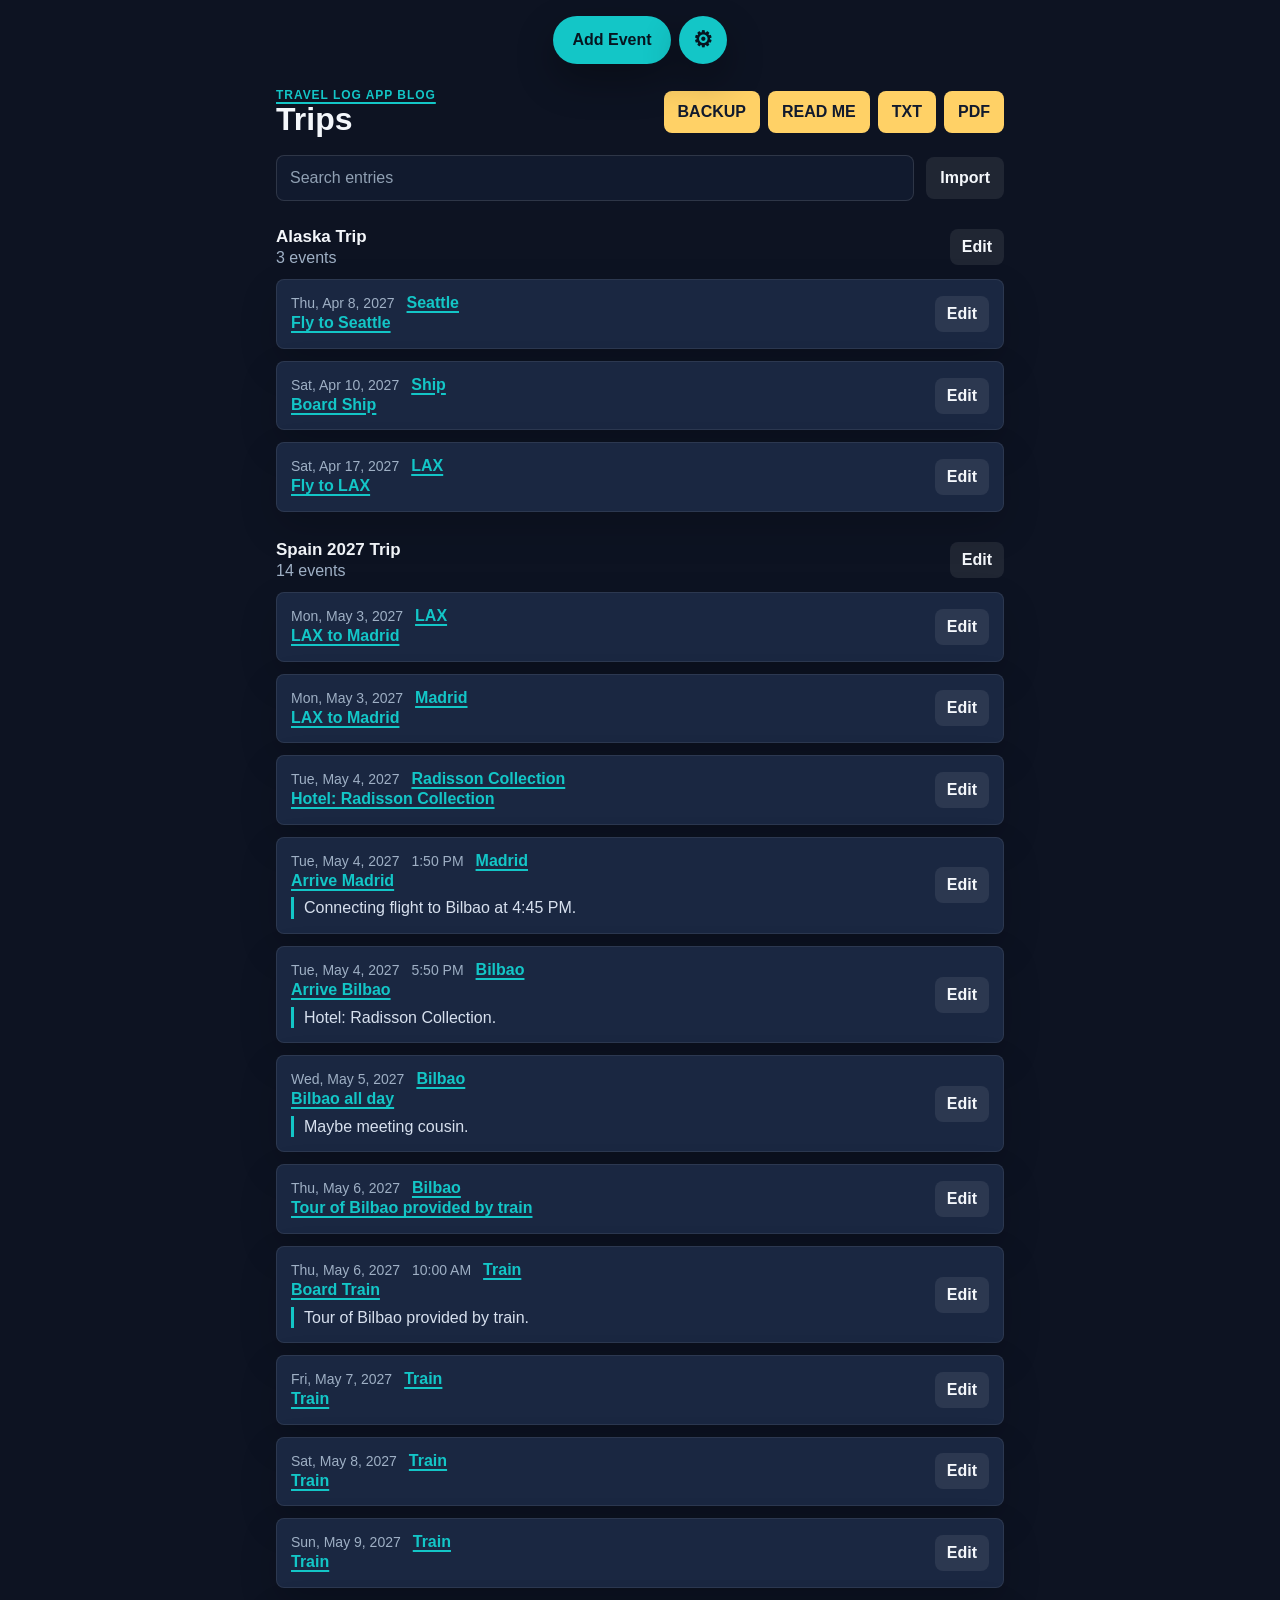
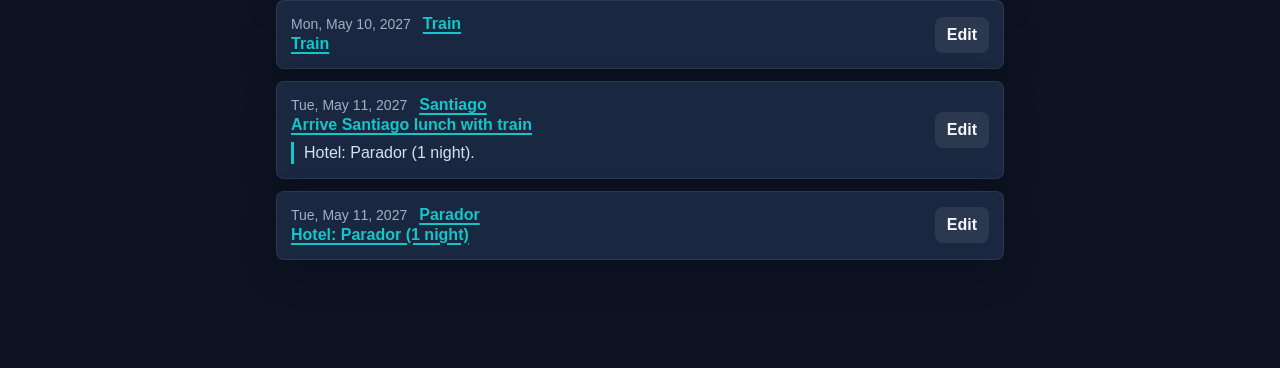
<file: index.html>
<!doctype html>
<html lang="en">
  <head>
    <meta charset="utf-8">
    <meta name="viewport" content="width=device-width, initial-scale=1">
    <meta http-equiv="Cache-Control" content="no-store">
    <title>Travel Log</title>
    <meta name="description" content="A personal trip-planning app Jonathan Brown built with AI tools, a working example of what JDB Consulting builds for clients.">
    <style>
      * { box-sizing: border-box; }
      body {
        margin: 0;
        background: #0d1322;
        color: #f4f7fb;
        font-family: Arial, Helvetica, sans-serif;
      }
      main {
        max-width: 760px;
        min-height: 100vh;
        margin: 0 auto;
        padding: 88px 16px 96px;
      }
      header, .search, .trip-heading {
        display: flex;
        align-items: center;
        justify-content: space-between;
        gap: 12px;
      }
      .header-actions {
        display: flex;
        flex: 0 1 auto;
        gap: 8px;
        min-width: 0;
        max-width: 100%;
        overflow-x: auto;
        overscroll-behavior-x: contain;
        -webkit-overflow-scrolling: touch;
        padding-bottom: 2px;
      }
      .meta {
        display: flex;
        align-items: baseline;
        flex-wrap: wrap;
        gap: 6px 12px;
      }
      h1, h2, p { margin: 0; }
      h1 { font-size: 32px; line-height: 1.1; }
      h2 { font-size: 17px; }
      .eyebrow {
        color: #13c6c7;
        font-size: 12px;
        font-weight: 800;
        letter-spacing: 0.08em;
        text-transform: uppercase;
      }
      .eyebrow a {
        color: inherit;
        text-decoration: underline;
        text-decoration-thickness: 2px;
        text-underline-offset: 3px;
      }
      .eyebrow a:focus,
      .eyebrow a:hover {
        color: #071520;
        background: #13c6c7;
      }
      .search { margin: 18px 0 22px; }
      input, select {
        width: 100%;
        min-height: 46px;
        border: 1px solid rgba(255, 255, 255, 0.12);
        border-radius: 8px;
        background: #111a2e;
        color: #f4f7fb;
        padding: 0 13px;
        font: inherit;
      }
      input::placeholder { color: #90a0b3; }
      input[type="file"] {
        padding: 10px 13px;
      }
      button {
        min-height: 42px;
        border: 0;
        border-radius: 8px;
        background: rgba(255, 255, 255, 0.08);
        color: #f4f7fb;
        padding: 0 14px;
        font: inherit;
        font-weight: 700;
      }
      button:focus,
      button:hover {
        background: #13c6c7;
        color: #071520;
      }
      .header-actions button {
        flex: 0 0 auto;
        background: #ffd166;
        color: #111a2e;
      }
      .header-actions button:focus,
      .header-actions button:hover {
        background: #13c6c7;
        color: #071520;
      }
      .trips, .trip, .events {
        display: grid;
        gap: 12px;
      }
      .trip { margin-bottom: 12px; }
      .trip-heading {
        color: #9fb0c5;
        margin-top: 4px;
      }
      .trip-heading h2 { color: #f4f7fb; }
      .trip-heading > div {
        display: grid;
        gap: 2px;
      }
      .event {
        position: relative;
        display: grid;
        gap: 8px;
        width: 100%;
        border: 1px solid rgba(255, 255, 255, 0.08);
        border-radius: 8px;
        background: #1a2741;
        padding: 14px;
        box-shadow: 0 16px 38px rgba(0, 0, 0, 0.16);
      }
      .event-alert {
        border-color: #ff8a7a;
        padding-left: 42px;
      }
      .alert-badge {
        position: absolute;
        left: 14px;
        top: 14px;
        display: inline-grid;
        place-items: center;
        width: 18px;
        height: 18px;
        border-radius: 50%;
        background: #ff6b5f;
        color: #111a2e;
        font-size: 13px;
        font-weight: 800;
      }
      .not-booked {
        color: #ff9b91;
        font-weight: 800;
      }
      .meta {
        color: #9fb0c5;
        font-size: 14px;
      }
      .meta strong {
        color: #f4f7fb;
        font-size: 16px;
      }
      .location {
        font-size: 16px;
        font-weight: 800;
      }
      .description {
        color: #c4cfdf;
        line-height: 1.35;
      }
      .event .description a {
        color: #13c6c7;
        font-weight: 700;
        text-decoration: underline;
        text-decoration-thickness: 2px;
        text-underline-offset: 3px;
      }
      .location-link {
        color: #13c6c7;
        text-decoration: underline;
        text-decoration-thickness: 2px;
        text-underline-offset: 3px;
      }
      .location-link:focus,
      .location-link:hover {
        color: #071520;
        background: #13c6c7;
      }
      .event .description a:focus,
      .event .description a:hover {
        color: #071520;
        background: #13c6c7;
      }
      .notes {
        margin-top: 6px;
        border-left: 3px solid #13c6c7;
        color: #d7e0ee;
        line-height: 1.35;
        padding-left: 10px;
      }
      .attachment-marker {
        display: inline-grid;
        place-items: center;
        min-width: 18px;
        height: 18px;
        border-radius: 50%;
        background: #ffd166;
        color: #111a2e;
        font-size: 12px;
        font-weight: 900;
      }
      .attachments {
        display: flex;
        flex-wrap: wrap;
        gap: 6px;
        margin-top: 8px;
      }
      .trip-resources {
        display: flex;
        flex-wrap: wrap;
        gap: 6px;
        margin: -4px 0 2px;
      }
      .attachment-link, .saved-link {
        border-radius: 999px;
        background: rgba(19, 198, 199, 0.12);
        color: #13c6c7;
        padding: 5px 9px;
        font-size: 12px;
        font-weight: 800;
        text-decoration: underline;
        text-underline-offset: 3px;
      }
      .saved-link {
        background: rgba(255, 209, 102, 0.15);
        color: #ffd166;
      }
      .attachment-list {
        display: grid;
        gap: 4px;
      }
      .attachment-item {
        display: grid;
        grid-template-columns: 1fr auto;
        gap: 6px;
        align-items: center;
        border: 1px solid rgba(255, 255, 255, 0.08);
        border-radius: 8px;
        background: #1a2741;
        padding: 5px 7px;
      }
      .attachment-item label {
        display: flex;
        align-items: center;
        gap: 6px;
        font-size: 12px;
      }
      .attachment-item input {
        width: auto;
        min-height: auto;
      }
      .attachment-name {
        min-width: 0;
        overflow-wrap: anywhere;
      }
      .compact-grid {
        display: grid;
        grid-template-columns: 1fr 1fr;
        gap: 6px;
      }
      .link-grid {
        display: grid;
        grid-template-columns: 0.75fr 1fr;
        gap: 6px;
      }
      .trip-picker-grid {
        display: grid;
        grid-template-columns: 1fr 0.8fr;
        gap: 6px;
      }
      .event-main {
        display: grid;
        grid-template-columns: 1fr auto;
        align-items: center;
        gap: 12px;
      }
      .edit-button {
        min-height: 36px;
        padding: 0 12px;
      }
      .top-floating-actions {
        position: fixed;
        left: 50%;
        top: 16px;
        display: flex;
        gap: 8px;
        transform: translateX(-50%);
        z-index: 2;
      }
      .fab {
        min-width: 118px;
        height: 48px;
        border-radius: 999px;
        background: #13c6c7;
        color: #071520;
        font-size: 16px;
        line-height: 1;
        padding: 0 18px;
        box-shadow: 0 16px 38px rgba(0, 0, 0, 0.32);
      }
      .settings-fab {
        min-width: 48px;
        width: 48px;
        padding: 0;
        font-size: 22px;
      }
      .readme-content {
        max-height: min(62vh, 560px);
        overflow: auto;
        border: 1px solid rgba(255, 255, 255, 0.08);
        border-radius: 8px;
        background: #0d1527;
        color: #d7e0ee;
        padding: 12px;
        white-space: pre-wrap;
      }
      .modal-backdrop {
        position: fixed;
        inset: 0;
        display: flex;
        align-items: flex-start;
        justify-content: center;
        overflow: auto;
        overscroll-behavior: contain;
        -webkit-overflow-scrolling: touch;
        padding: 18px;
        background: rgba(5, 9, 18, 0.72);
      }
      .modal {
        width: min(100%, 380px);
        max-height: calc(100vh - 36px);
        max-height: calc(100dvh - 36px);
        overflow: auto;
        -webkit-overflow-scrolling: touch;
        display: grid;
        gap: 10px;
        border-radius: 8px;
        border: 1px solid rgba(255, 255, 255, 0.08);
        background: #111a2e;
        color: #f4f7fb;
        padding: 12px;
        margin: auto 0;
        box-shadow: 0 26px 70px rgba(0, 0, 0, 0.38);
      }
      .entry-modal,
      .trip-modal {
        gap: 8px;
        padding: 10px;
      }
      .modal label {
        color: #c4cfdf;
        font-size: 13px;
        font-weight: 700;
      }
      .entry-modal label,
      .trip-modal label {
        font-size: 12px;
      }
      .field {
        display: grid;
        gap: 5px;
      }
      .entry-modal .field,
      .trip-modal .field {
        gap: 3px;
      }
      .modal textarea {
        width: 100%;
        border: 1px solid rgba(255, 255, 255, 0.12);
        border-radius: 8px;
        background: #0d1527;
        color: #f4f7fb;
        padding: 9px 11px;
        font: inherit;
        resize: vertical;
      }
      .entry-modal textarea {
        min-height: 44px;
        padding: 7px 9px;
      }
      .modal-actions {
        display: grid;
        grid-template-columns: repeat(auto-fit, minmax(86px, 1fr));
        gap: 8px;
      }
      .entry-modal input,
      .entry-modal select,
      .trip-modal input {
        min-height: 34px;
        padding: 0 10px;
      }
      .entry-modal input[type="file"],
      .trip-modal input[type="file"] {
        padding: 7px 10px;
      }
      .delete-button {
        background: rgba(255, 107, 95, 0.18);
        color: #ffb2aa;
      }
      .import-results {
        display: grid;
        gap: 8px;
        max-height: 260px;
        overflow: auto;
      }
      .approval-item {
        display: grid;
        grid-template-columns: 22px 1fr;
        gap: 10px;
        align-items: start;
        border: 1px solid rgba(255, 255, 255, 0.08);
        background: #1a2741;
        border-radius: 8px;
        padding: 10px;
      }
      .approval-item input {
        min-height: auto;
        margin-top: 3px;
      }
      @media print {
        .search, .fab, button { display: none; }
        body { background: #fff; }
        .trip {
          break-after: page;
          page-break-after: always;
        }
        .trip:last-child {
          break-after: auto;
          page-break-after: auto;
        }
        .event {
          break-inside: avoid;
          page-break-inside: avoid;
          gap: 4px;
          padding: 8px 10px;
        }
        .event-main {
          display: block;
        }
        .meta {
          display: inline;
          font-size: 11px;
          line-height: 1.25;
        }
        .meta span,
        .meta strong {
          display: inline;
          margin-right: 8px;
          font-size: 11px;
        }
        .description {
          display: inline;
          color: #1d2420;
          font-size: 11px;
          line-height: 1.25;
        }
        .description::before {
          content: "- ";
        }
      }
    </style>
  </head>
  <body>
    <main>
      <header>
        <div>
          <p class="eyebrow"><a href="https://www.jdb.net/blog/how-i-built-a-complete-travel-planner-app-this-weekend-using-chatgpt-55-no-coding-required" target="_blank" rel="noopener noreferrer">Travel Log App Blog</a></p>
          <h1>Trips</h1>
        </div>
        <div class="header-actions">
          <button type="button" data-action="backup">BACKUP</button>
          <button type="button" data-action="readme">READ ME</button>
          <button type="button" data-action="export-text">TXT</button>
          <button type="button" data-action="export">PDF</button>
        </div>
      </header>

      <section class="search">
        <input type="search" placeholder="Search entries" aria-label="Search entries">
        <button type="button" data-action="import">Import</button>
      </section>

      <section class="trips">
        <section class="trip">
          <div class="trip-heading">
            <h2>Alaska Trip</h2>
            <span>3 events</span>
          </div>
          <div class="events">
            <article class="event">
              <div class="meta"><span>Thu, Apr 8, 2027</span><strong><a class="location-link" href="./place.html?location=Seattle&trip=Alaska%20Trip">Seattle</a></strong></div>
              <p class="description">Fly to Seattle</p>
            </article>
            <article class="event">
              <div class="meta"><span>Sat, Apr 10, 2027</span><strong>Ship</strong></div>
              <p class="description">Board Ship</p>
            </article>
            <article class="event">
              <div class="meta"><span>Sat, Apr 17, 2027</span><strong>LAX</strong></div>
              <p class="description">Fly to LAX</p>
            </article>
          </div>
        </section>

        <section class="trip">
          <div class="trip-heading">
            <h2>Spain 2027 Trip</h2>
            <span>14 events</span>
          </div>
          <div class="events">
            <article class="event"><div class="meta"><span>Mon, May 3, 2027</span><strong>LAX</strong></div><p class="description">LAX to Madrid</p></article>
            <article class="event"><div class="meta"><span>Mon, May 3, 2027</span><strong><a class="location-link" href="./place.html?location=Madrid&trip=Spain%202027%20Trip">Madrid</a></strong></div><p class="description">LAX to Madrid</p></article>
            <article class="event"><div class="meta"><span>Tue, May 4, 2027</span><span>1:50 PM</span><strong>Madrid</strong></div><p class="description">Arrive Madrid</p></article>
            <article class="event"><div class="meta"><span>Tue, May 4, 2027</span><span>5:50 PM</span><strong>Bilbao</strong></div><p class="description">Arrive Bilbao</p></article>
            <article class="event"><div class="meta"><span>Tue, May 4, 2027</span><strong>Radisson Collection</strong></div><p class="description">Hotel: Radisson Collection</p></article>
            <article class="event"><div class="meta"><span>Wed, May 5, 2027</span><strong>Bilbao</strong></div><p class="description">Bilbao all day</p></article>
            <article class="event"><div class="meta"><span>Thu, May 6, 2027</span><span>10:00 AM</span><strong>Train</strong></div><p class="description">Board Train</p></article>
            <article class="event"><div class="meta"><span>Thu, May 6, 2027</span><strong>Bilbao</strong></div><p class="description">Tour of Bilbao provided by train</p></article>
            <article class="event"><div class="meta"><span>Fri, May 7, 2027</span><strong>Train</strong></div><p class="description">Train</p></article>
            <article class="event"><div class="meta"><span>Sat, May 8, 2027</span><strong>Train</strong></div><p class="description">Train</p></article>
            <article class="event"><div class="meta"><span>Sun, May 9, 2027</span><strong>Train</strong></div><p class="description">Train</p></article>
            <article class="event"><div class="meta"><span>Mon, May 10, 2027</span><strong>Train</strong></div><p class="description">Train</p></article>
            <article class="event"><div class="meta"><span>Tue, May 11, 2027</span><strong>Santiago</strong></div><p class="description">Arrive Santiago lunch with train</p></article>
            <article class="event"><div class="meta"><span>Tue, May 11, 2027</span><strong>Parador</strong></div><p class="description">Hotel: Parador (1 night)</p></article>
          </div>
        </section>
      </section>
    </main>
    <div class="top-floating-actions">
      <button class="fab" type="button" data-action="add">Add Event</button>
      <button class="fab settings-fab" type="button" data-action="settings" aria-label="Settings" title="Settings">&#9881;</button>
    </div>
    <script src="./travel-log.js?v=57" defer></script>
  </body>
</html>
</file>
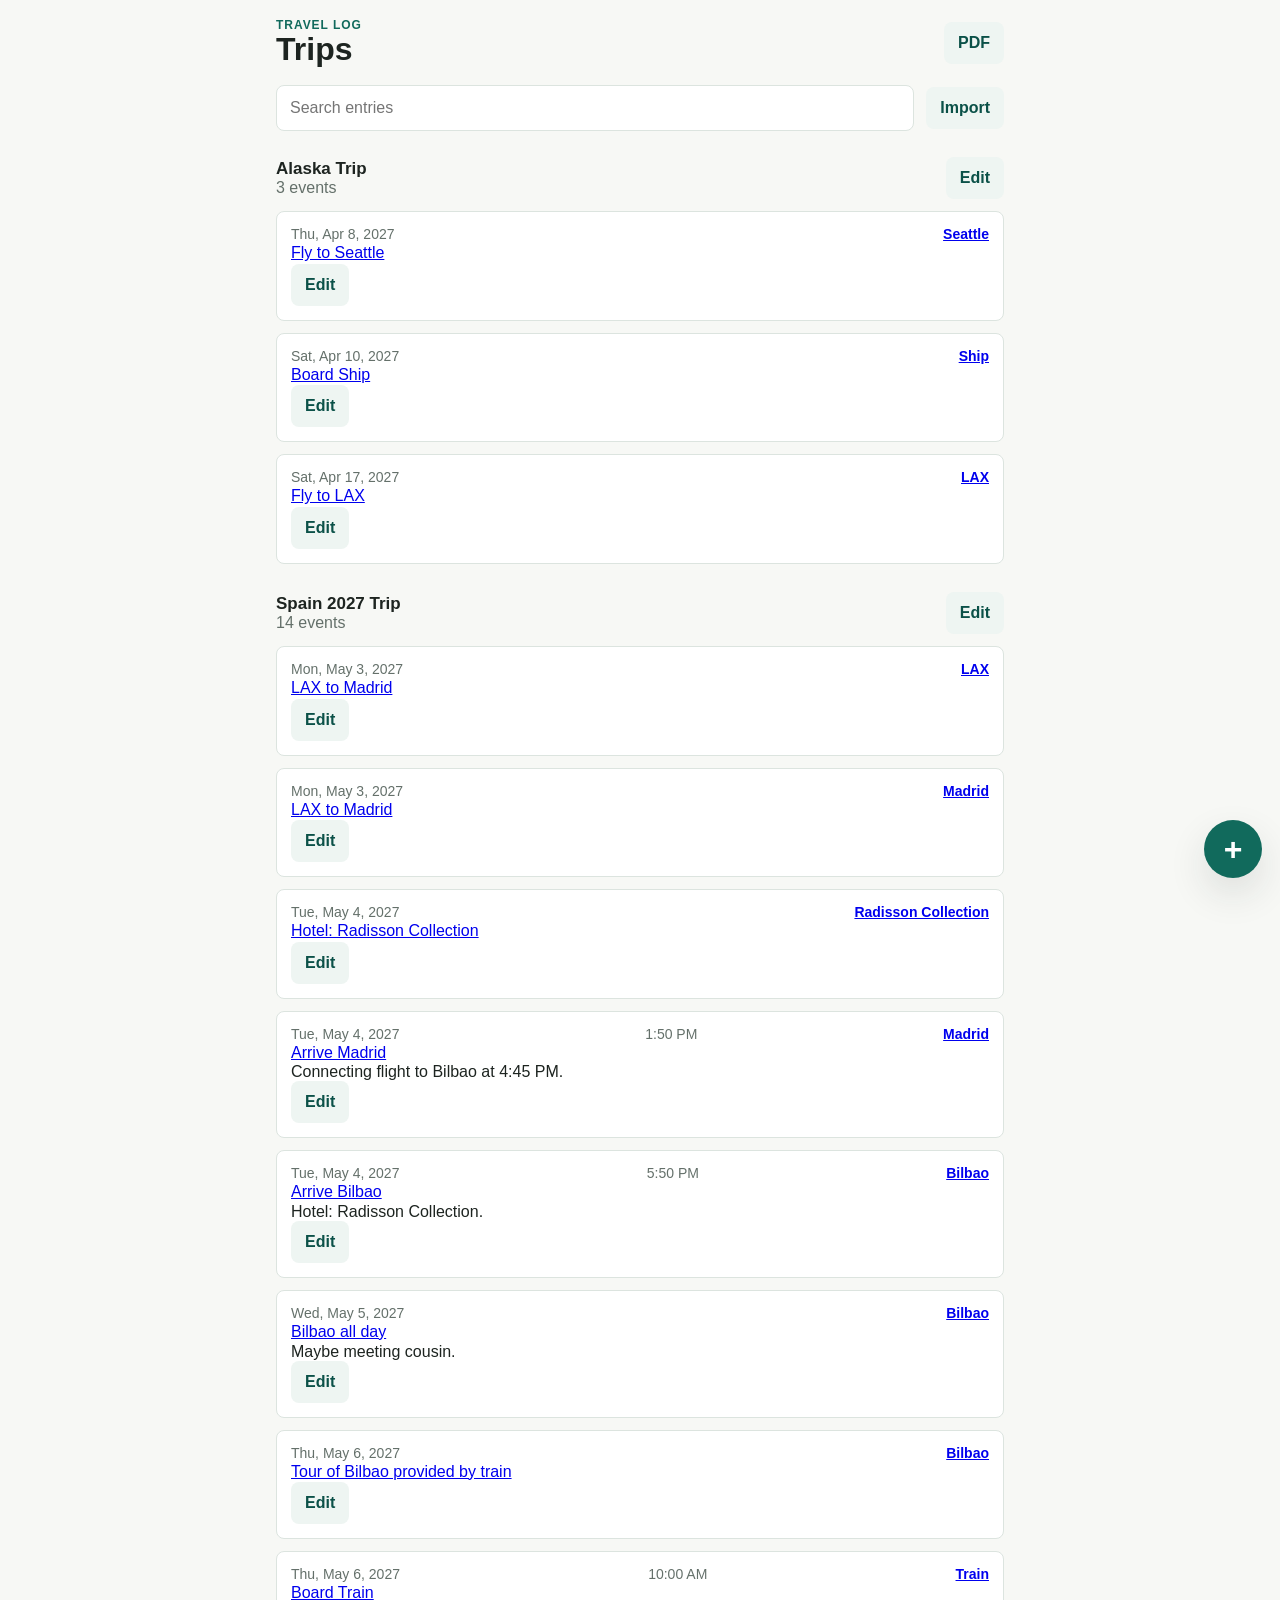
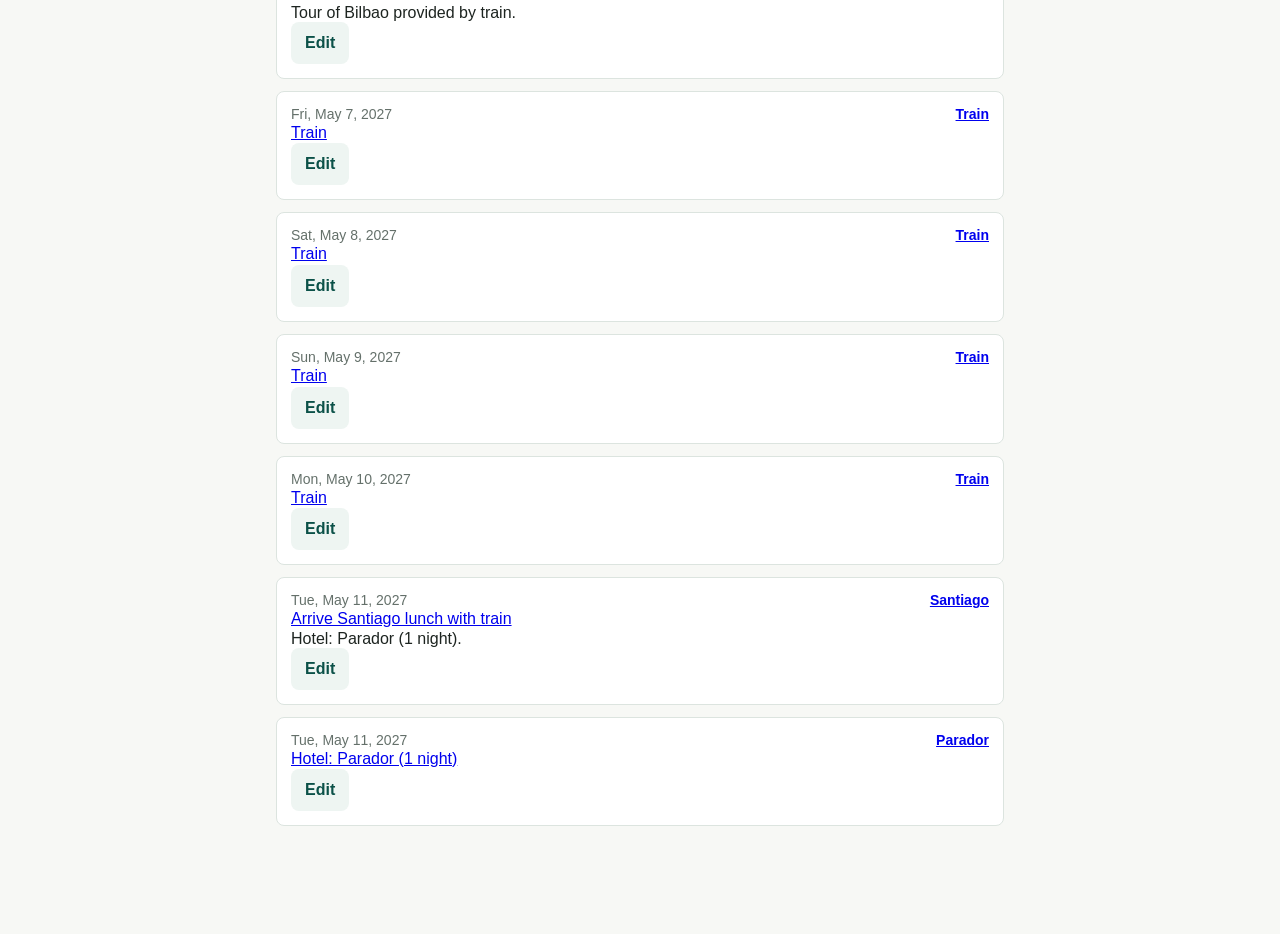
<file: travel-log-fresh.html>
<!doctype html>
<html lang="en">
  <head>
    <meta charset="utf-8">
    <meta name="viewport" content="width=device-width, initial-scale=1">
    <meta http-equiv="Cache-Control" content="no-store">
    <title>Travel Log</title>
    <style>
      * { box-sizing: border-box; }
      body {
        margin: 0;
        background: #f7f8f5;
        color: #1d2420;
        font-family: Arial, Helvetica, sans-serif;
      }
      main {
        max-width: 760px;
        min-height: 100vh;
        margin: 0 auto;
        padding: 18px 16px 96px;
      }
      header, .search, .trip-heading, .meta {
        display: flex;
        align-items: center;
        justify-content: space-between;
        gap: 12px;
      }
      h1, h2, p { margin: 0; }
      h1 { font-size: 32px; line-height: 1.1; }
      h2 { font-size: 17px; }
      .eyebrow {
        color: #116a5c;
        font-size: 12px;
        font-weight: 800;
        letter-spacing: 0.08em;
        text-transform: uppercase;
      }
      .search { margin: 18px 0 22px; }
      input {
        width: 100%;
        min-height: 46px;
        border: 1px solid #dce4df;
        border-radius: 8px;
        padding: 0 13px;
        font: inherit;
      }
      button {
        min-height: 42px;
        border: 0;
        border-radius: 8px;
        background: #eef5f2;
        color: #0b5148;
        padding: 0 14px;
        font: inherit;
        font-weight: 700;
      }
      .trips, .trip, .events {
        display: grid;
        gap: 12px;
      }
      .trip { margin-bottom: 12px; }
      .trip-heading {
        color: #64706a;
        margin-top: 4px;
      }
      .trip-heading h2 { color: #1d2420; }
      .event {
        display: grid;
        gap: 8px;
        width: 100%;
        border: 1px solid #dce4df;
        border-radius: 8px;
        background: #fff;
        padding: 14px;
      }
      .meta {
        color: #64706a;
        font-size: 14px;
      }
      .location {
        font-size: 16px;
        font-weight: 800;
      }
      .description {
        color: #64706a;
        line-height: 1.35;
      }
      .fab {
        position: fixed;
        right: 18px;
        bottom: 22px;
        width: 58px;
        height: 58px;
        border-radius: 50%;
        background: #116a5c;
        color: #fff;
        font-size: 32px;
        line-height: 1;
        box-shadow: 0 16px 38px rgba(30, 45, 38, 0.12);
      }
      .modal-backdrop {
        position: fixed;
        inset: 0;
        display: grid;
        place-items: center;
        padding: 18px;
        background: rgba(13, 20, 17, 0.42);
      }
      .modal {
        width: min(100%, 380px);
        display: grid;
        gap: 14px;
        border-radius: 8px;
        background: #fff;
        padding: 18px;
        box-shadow: 0 16px 38px rgba(30, 45, 38, 0.12);
      }
      .modal label {
        display: grid;
        gap: 7px;
        color: #64706a;
        font-size: 14px;
        font-weight: 700;
      }
      .modal textarea {
        width: 100%;
        border: 1px solid #dce4df;
        border-radius: 8px;
        padding: 12px 13px;
        font: inherit;
        resize: vertical;
      }
      .modal-actions {
        display: flex;
        justify-content: flex-end;
        gap: 10px;
      }
      @media print {
        .search, .fab, button { display: none; }
        body { background: #fff; }
      }
    </style>
  </head>
  <body>
    <main>
      <header>
        <div>
          <p class="eyebrow">Travel Log</p>
          <h1>Trips</h1>
        </div>
        <button type="button" data-action="export">PDF</button>
      </header>

      <section class="search">
        <input type="search" placeholder="Search entries" aria-label="Search entries">
        <button type="button" data-action="import">Import</button>
      </section>

      <section class="trips">
        <section class="trip">
          <div class="trip-heading">
            <h2>Alaska Trip</h2>
            <span>3 events</span>
          </div>
          <div class="events">
            <article class="event">
              <div class="meta"><span>Fri, May 8, 2026</span><span></span></div>
              <div class="location">Seattle</div>
              <p class="description">Fly to Seattle</p>
            </article>
            <article class="event">
              <div class="meta"><span>Sun, May 10, 2026</span><span></span></div>
              <div class="location">Ship</div>
              <p class="description">Board Ship</p>
            </article>
            <article class="event">
              <div class="meta"><span>Sun, May 17, 2026</span><span></span></div>
              <div class="location">LAX</div>
              <p class="description">Fly to LAX</p>
            </article>
          </div>
        </section>

        <section class="trip">
          <div class="trip-heading">
            <h2>Spain 2026 Trip</h2>
            <span>14 events</span>
          </div>
          <div class="events">
            <article class="event"><div class="meta"><span>Wed, Jun 3, 2026</span><span></span></div><div class="location">LAX</div><p class="description">LAX to Madrid</p></article>
            <article class="event"><div class="meta"><span>Wed, Jun 3, 2026</span><span></span></div><div class="location">Madrid</div><p class="description">LAX to Madrid</p></article>
            <article class="event"><div class="meta"><span>Thu, Jun 4, 2026</span><span>1:50 PM</span></div><div class="location">Madrid</div><p class="description">Arrive Madrid</p></article>
            <article class="event"><div class="meta"><span>Thu, Jun 4, 2026</span><span>5:50 PM</span></div><div class="location">Bilbao</div><p class="description">Arrive Bilbao</p></article>
            <article class="event"><div class="meta"><span>Thu, Jun 4, 2026</span><span></span></div><div class="location">Radisson Collection</div><p class="description">Hotel: Radisson Collection</p></article>
            <article class="event"><div class="meta"><span>Fri, Jun 5, 2026</span><span></span></div><div class="location">Bilbao</div><p class="description">Bilbao all day</p></article>
            <article class="event"><div class="meta"><span>Sat, Jun 6, 2026</span><span>10:00 AM</span></div><div class="location">Train</div><p class="description">Board Train</p></article>
            <article class="event"><div class="meta"><span>Sat, Jun 6, 2026</span><span></span></div><div class="location">Bilbao</div><p class="description">Tour of Bilbao provided by train</p></article>
            <article class="event"><div class="meta"><span>Sun, Jun 7, 2026</span><span></span></div><div class="location">Train</div><p class="description">Train</p></article>
            <article class="event"><div class="meta"><span>Mon, Jun 8, 2026</span><span></span></div><div class="location">Train</div><p class="description">Train</p></article>
            <article class="event"><div class="meta"><span>Tue, Jun 9, 2026</span><span></span></div><div class="location">Train</div><p class="description">Train</p></article>
            <article class="event"><div class="meta"><span>Wed, Jun 10, 2026</span><span></span></div><div class="location">Train</div><p class="description">Train</p></article>
            <article class="event"><div class="meta"><span>Thu, Jun 11, 2026</span><span></span></div><div class="location">Santiago</div><p class="description">Arrive Santiago lunch with train</p></article>
            <article class="event"><div class="meta"><span>Thu, Jun 11, 2026</span><span></span></div><div class="location">Parador</div><p class="description">Hotel: Parador (1 night)</p></article>
          </div>
        </section>
      </section>
    </main>
    <button class="fab" type="button" aria-label="Add entry" data-action="add">+</button>
    <script src="./travel-log.js?v=1" defer></script>
  </body>
</html>
</file>
